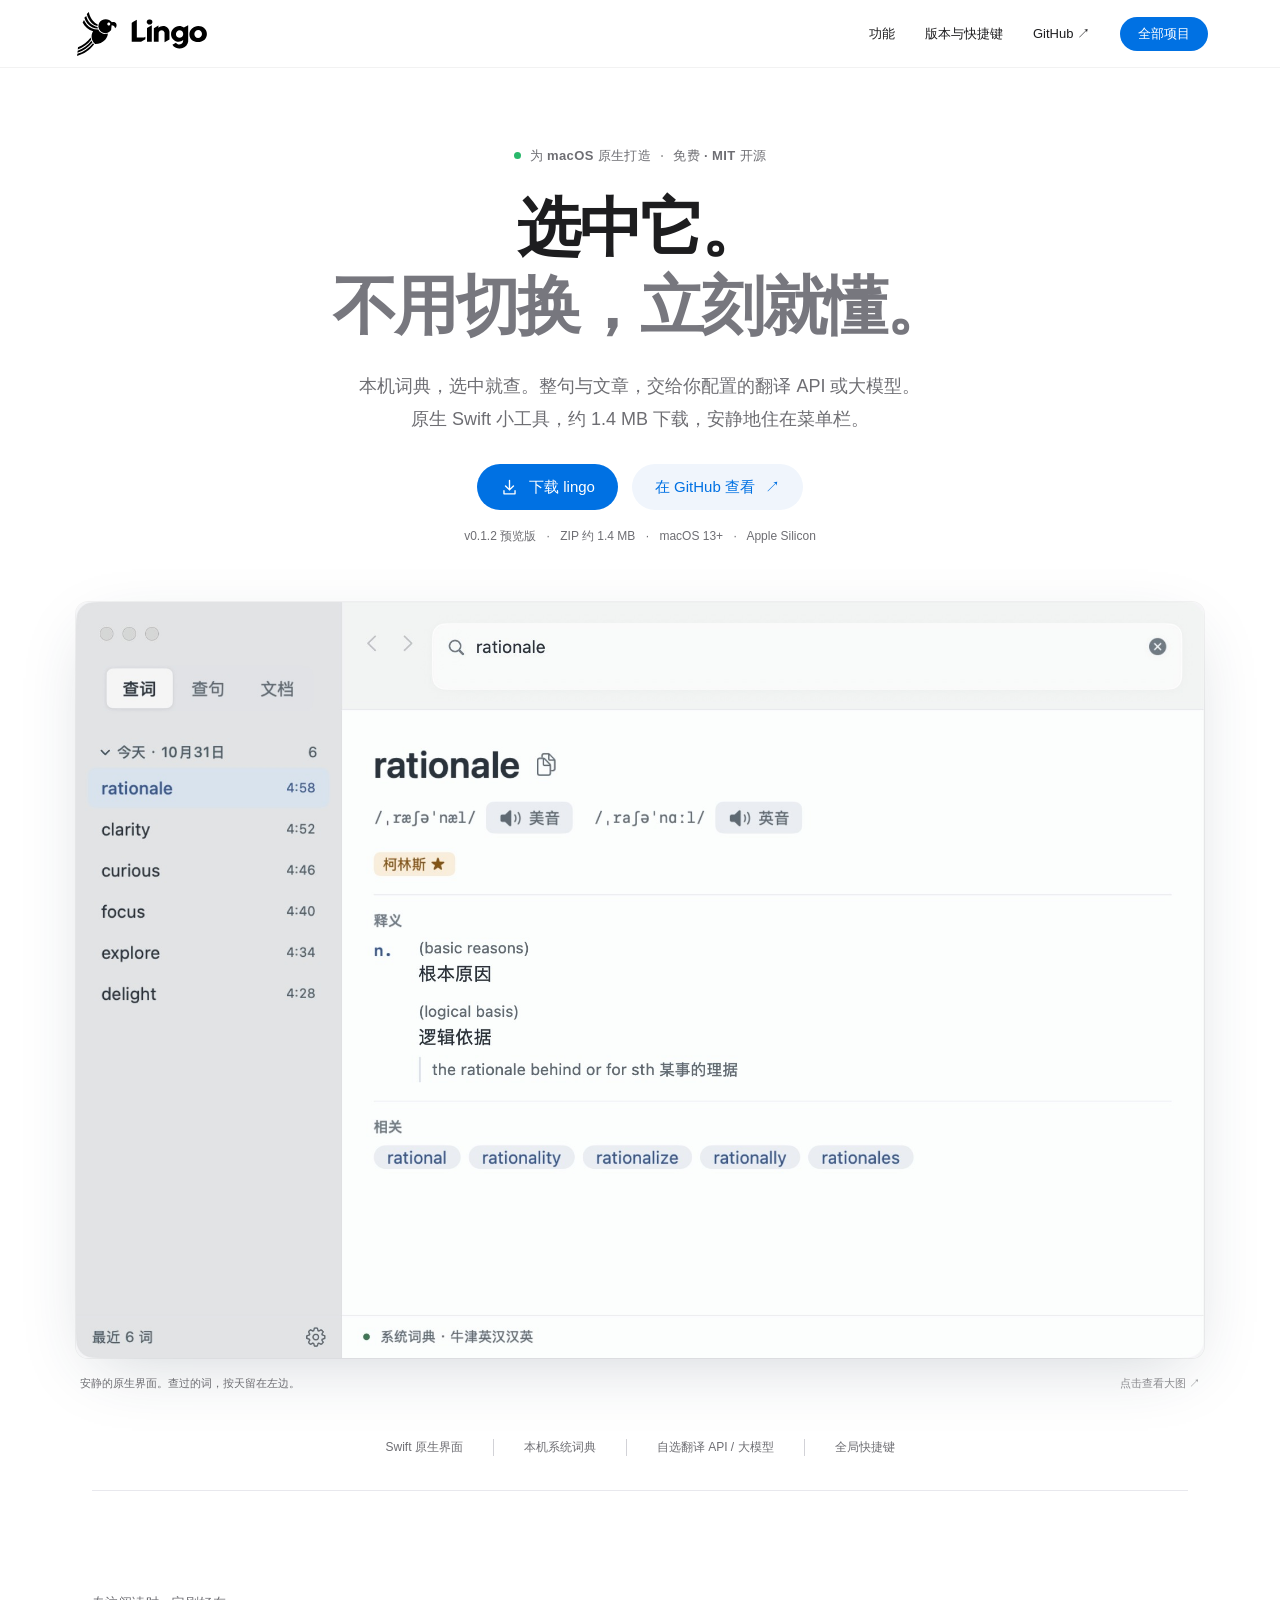
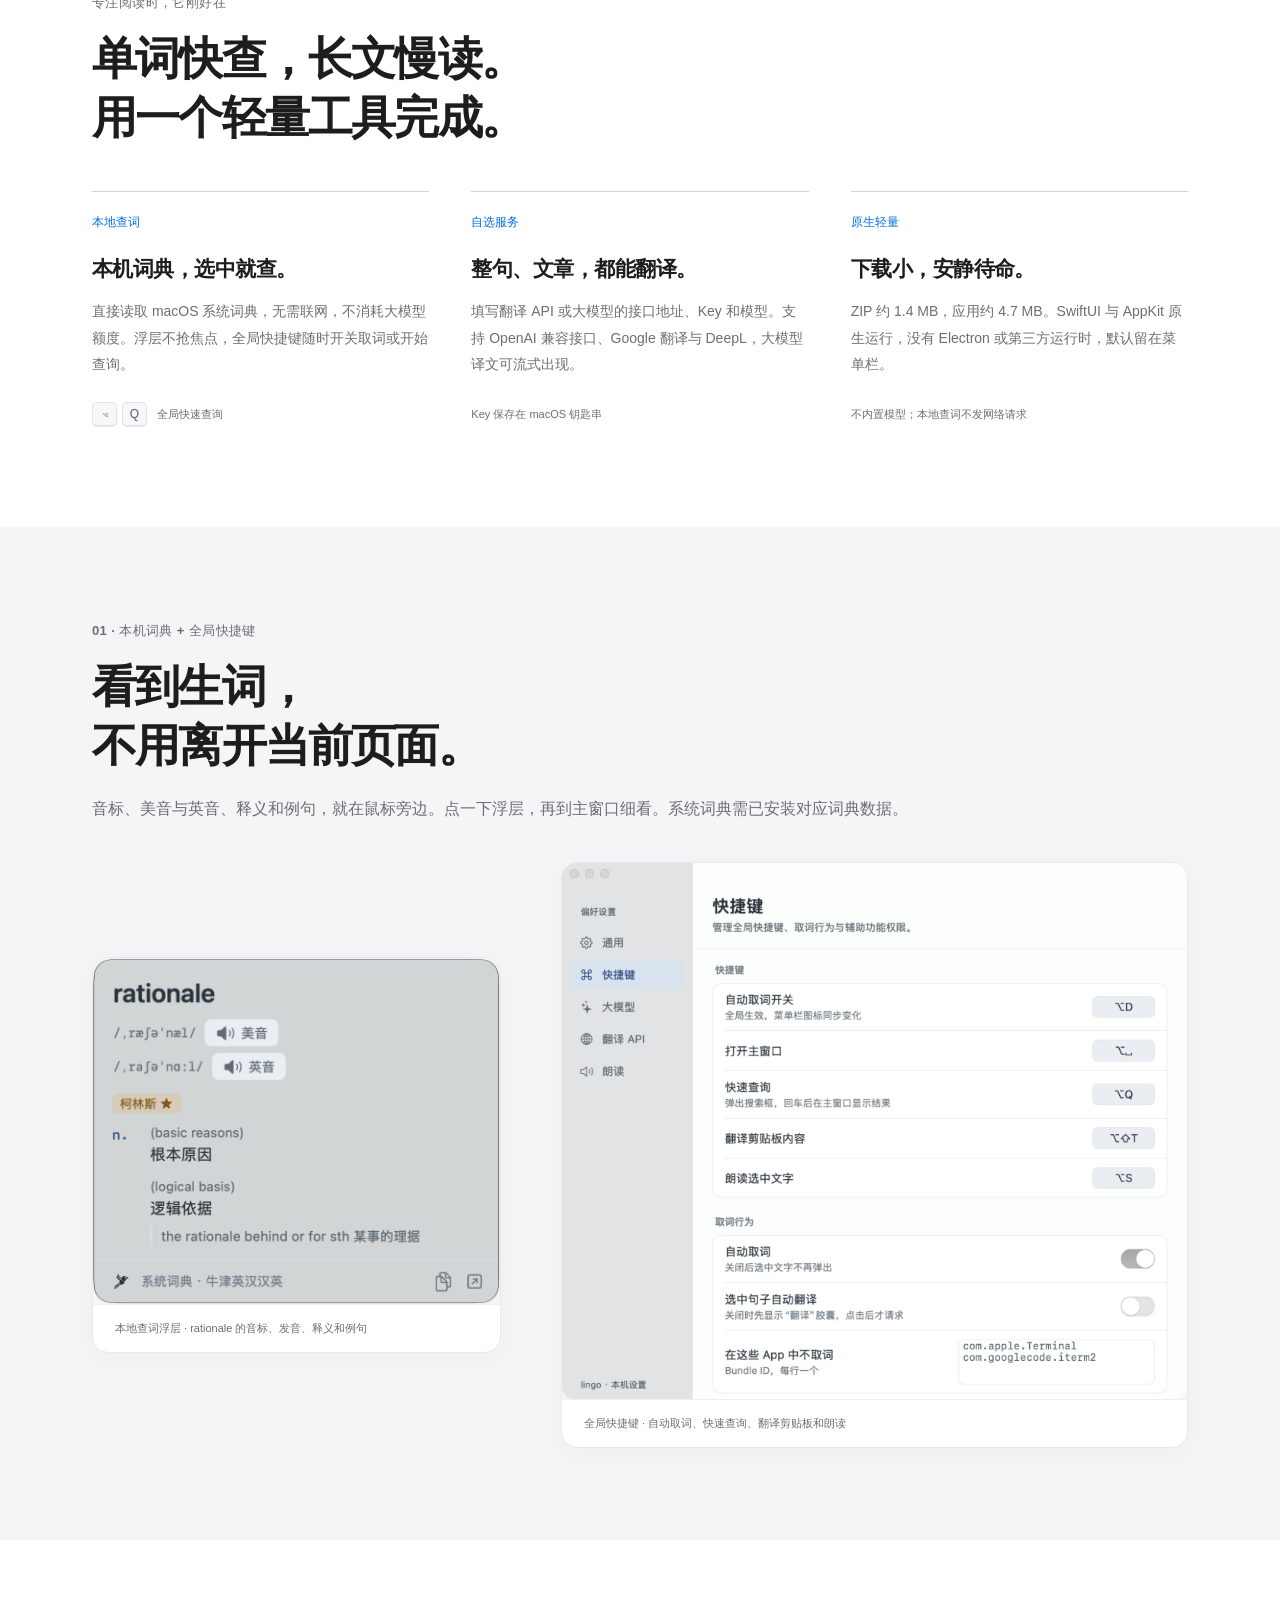
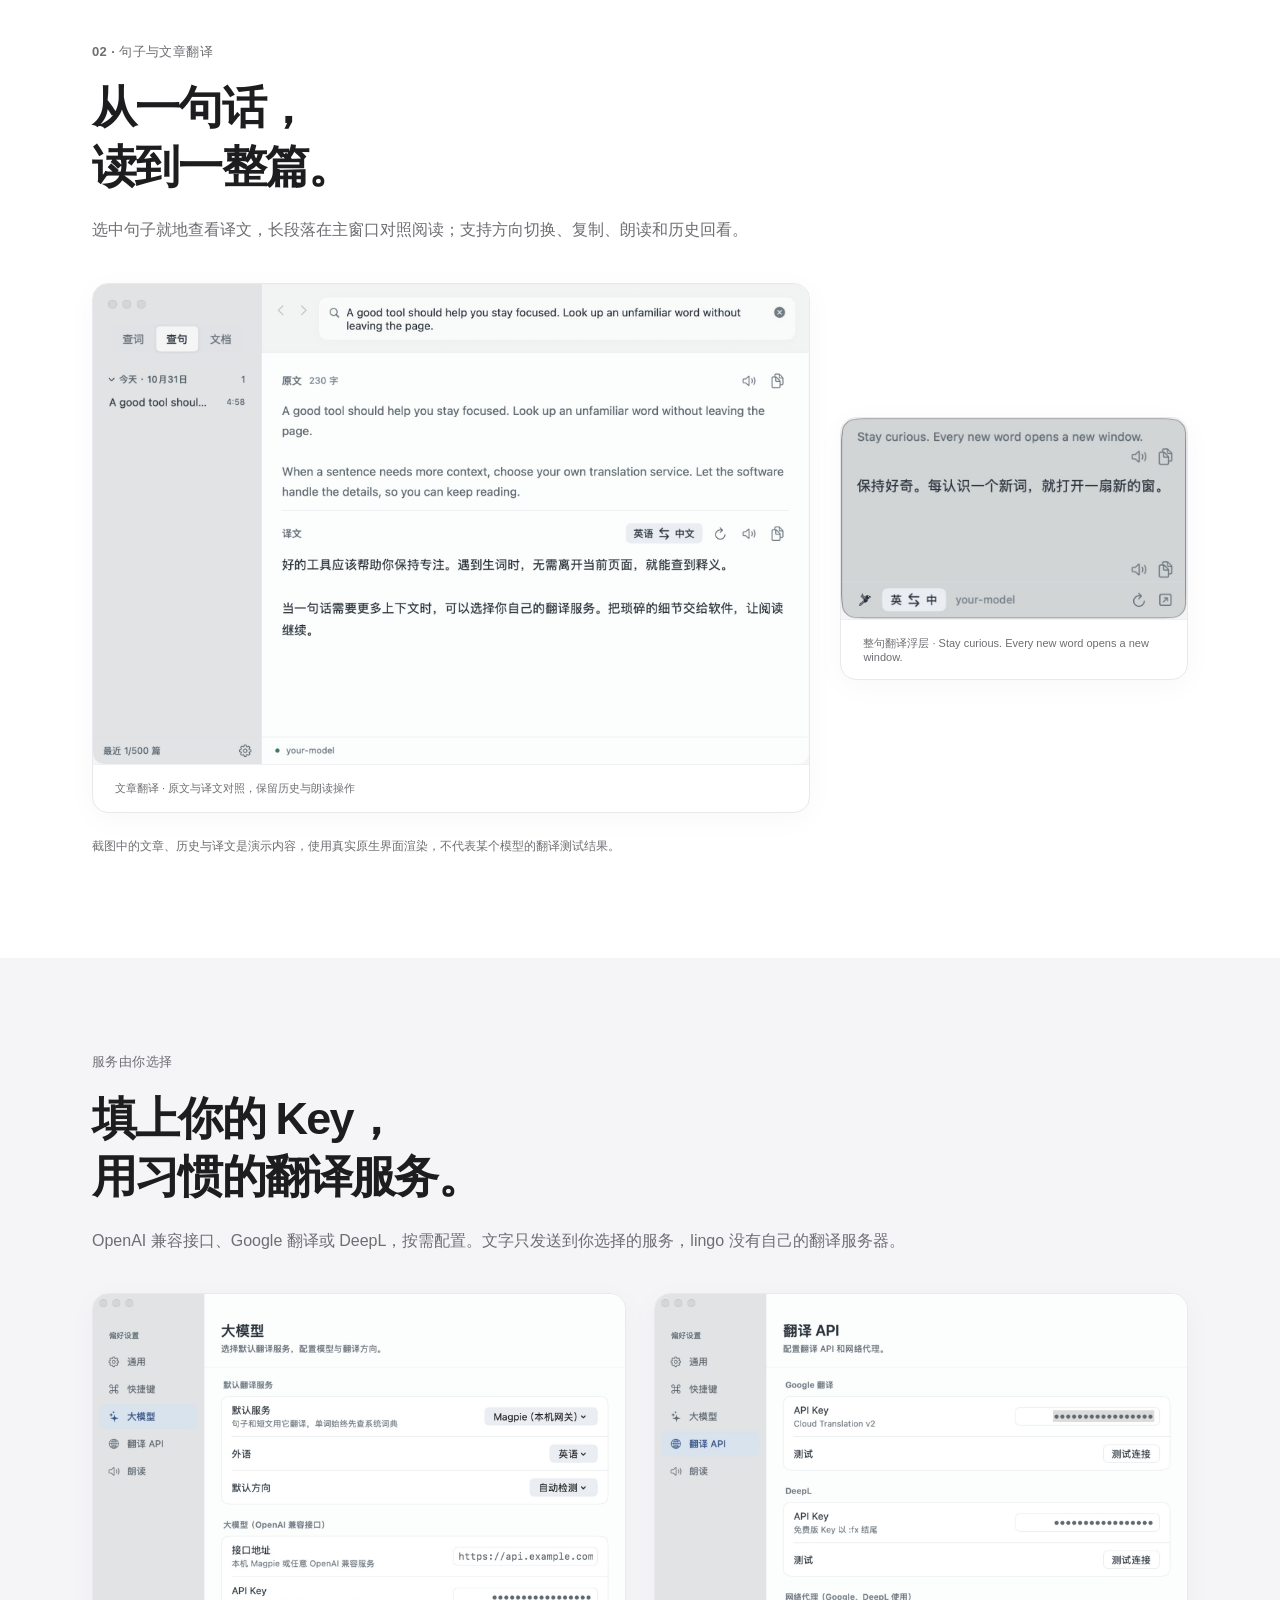
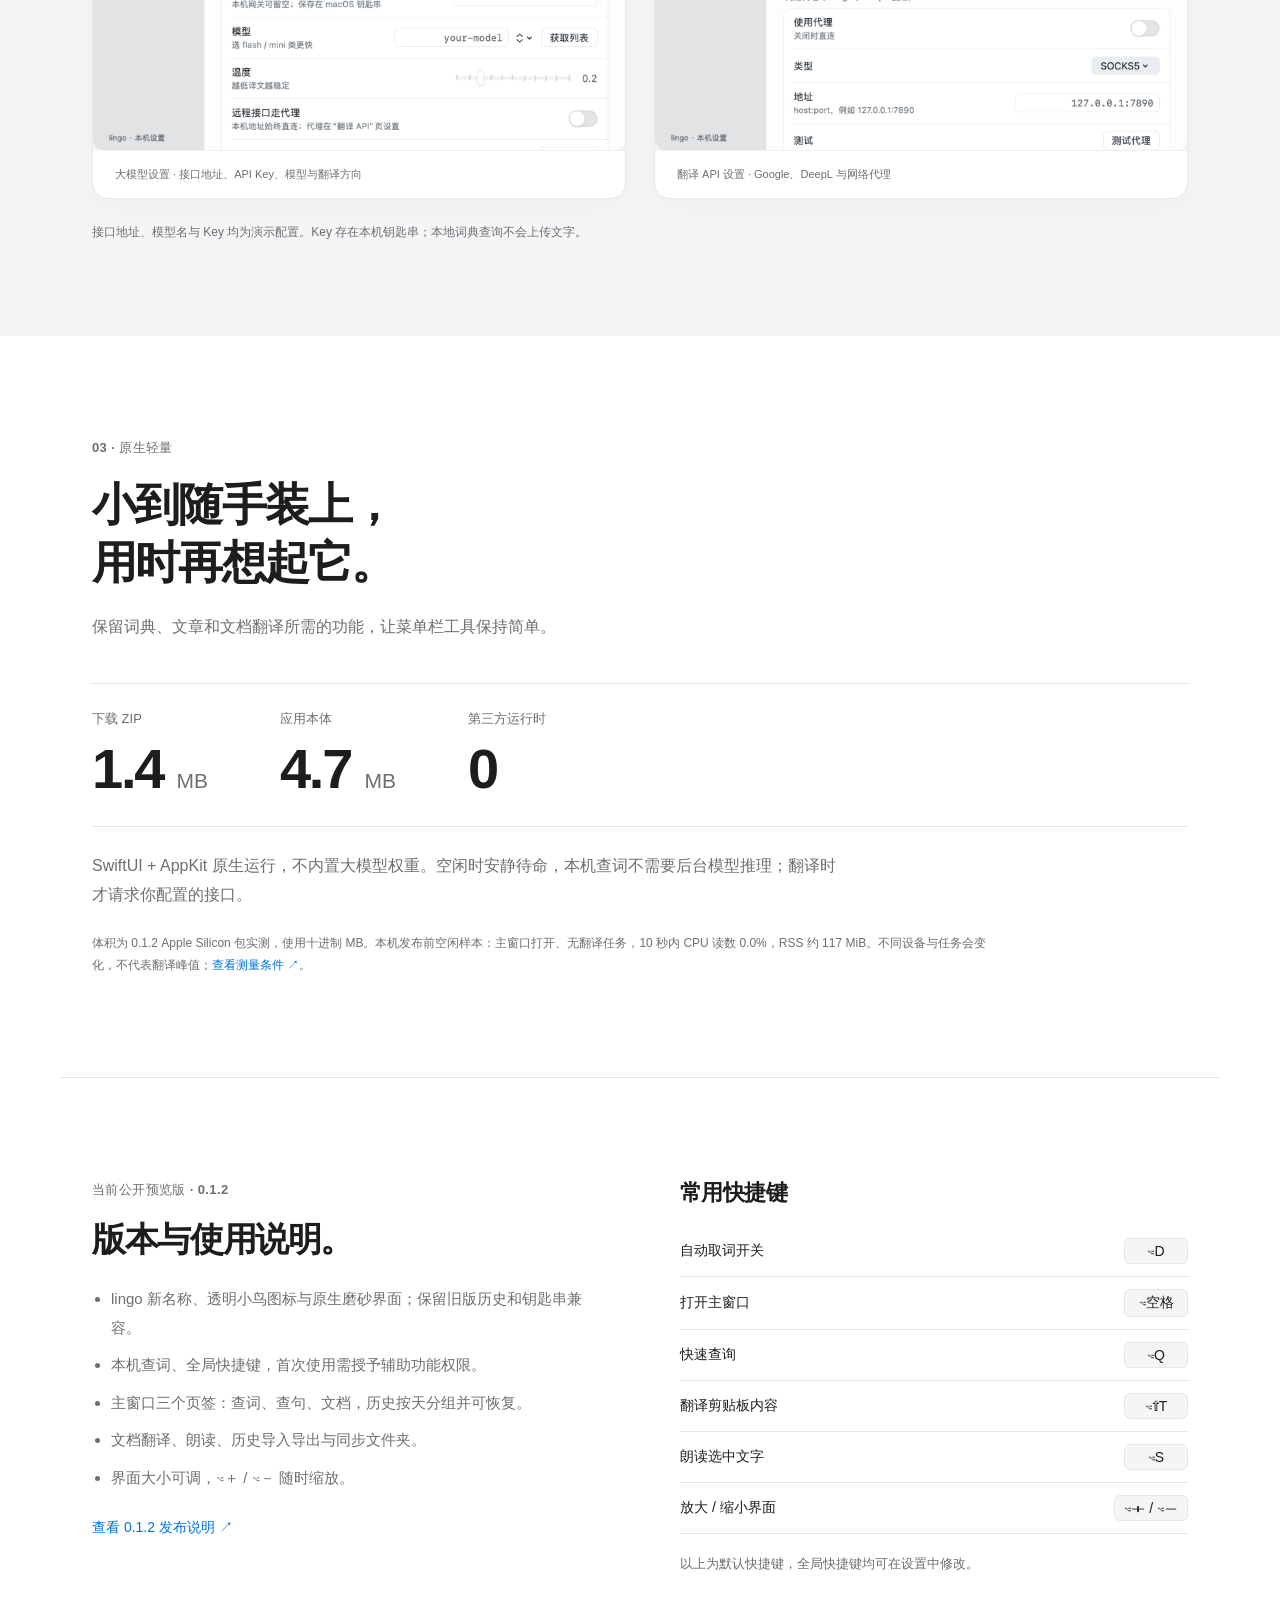
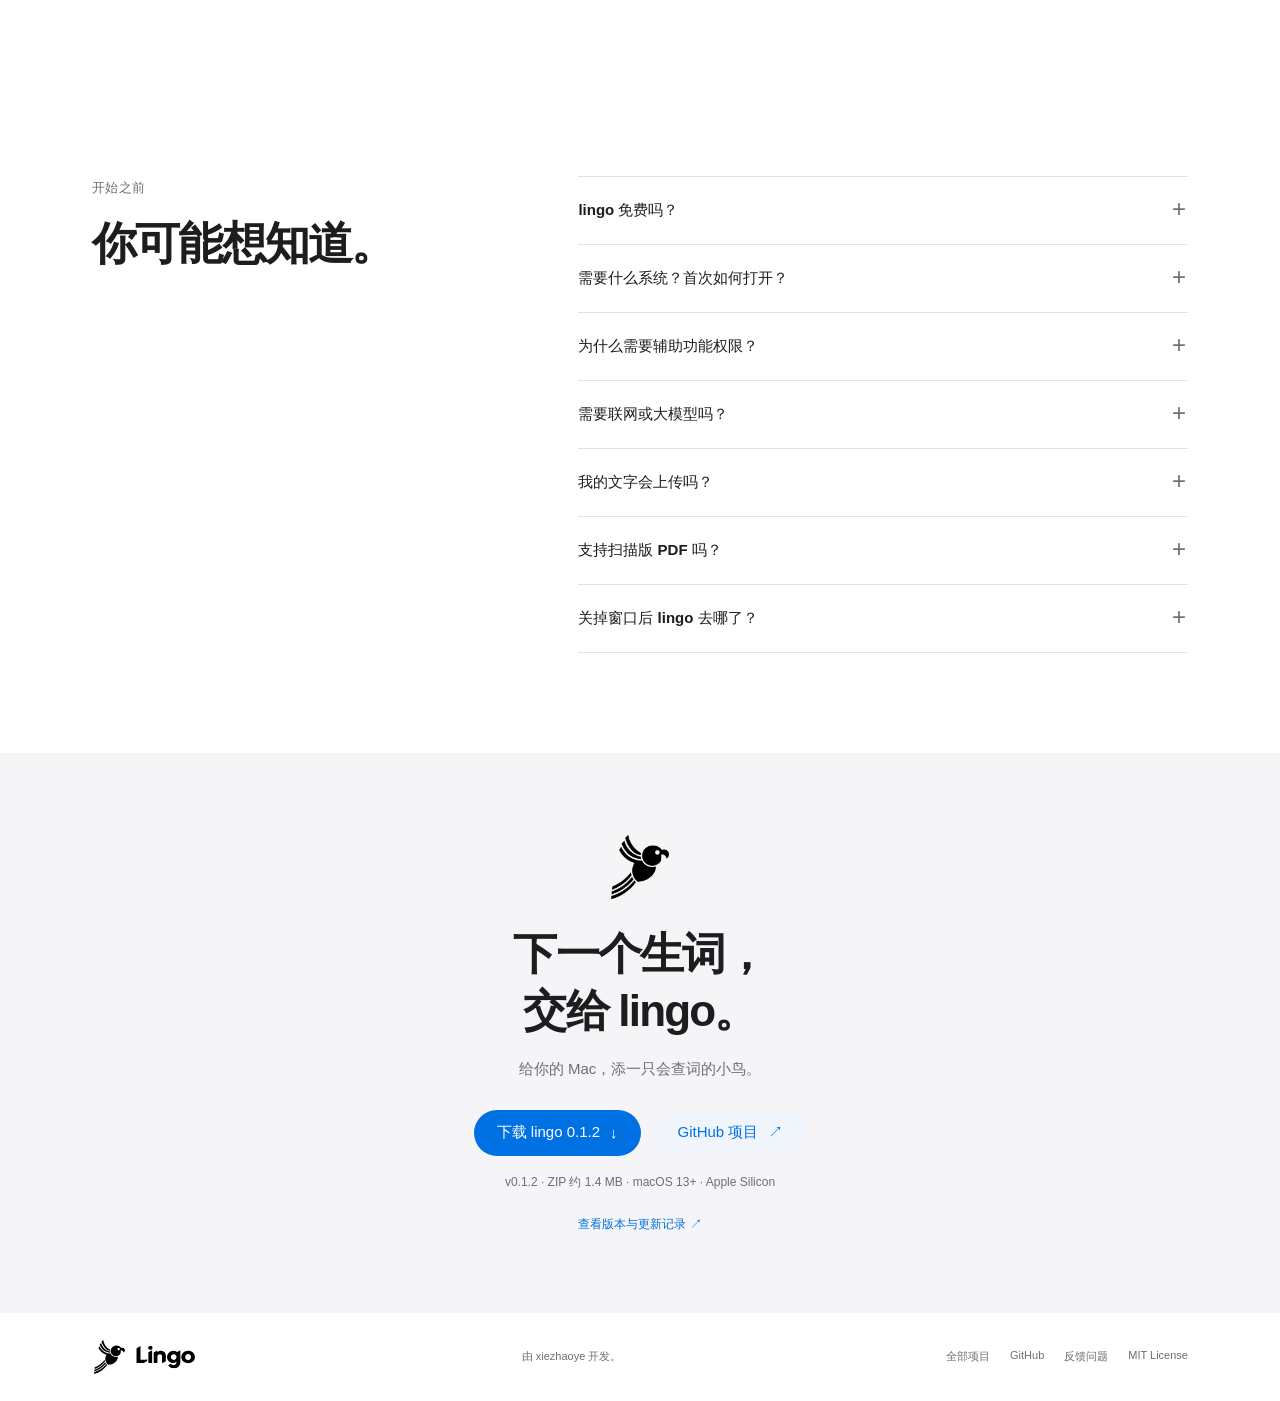
<file: landing/index.html>
<!doctype html>
<!-- Context: lingo, a macOS menu-bar dictionary and translator. Direction: same light Apple-inspired product page as Hoot, real native-window captures with isolated demo data. No external fonts, trackers or runtime dependencies. -->
<html lang="zh-CN">
<head>
  <meta charset="utf-8">
  <meta name="viewport" content="width=device-width,initial-scale=1">
  <meta name="theme-color" content="#f5f5f7">
  <title>lingo — 选中就懂，住在菜单栏的 Mac 词典与翻译</title>
  <meta name="description" content="lingo 是一款免费的 macOS 菜单栏词典与翻译 App。在任何 App 里选中文字，浮层立即给出释义或译文；单词走本机系统词典，句子与整篇文档交给你配置的翻译 API 或大模型，以 MIT 协议开源。">
  <link rel="canonical" href="https://lingo.xiezhaoye.site/">
  <link rel="icon" type="image/png" href="assets/logo.png?v=20261030">
  <link rel="apple-touch-icon" href="assets/logo.png?v=20261030">
  <meta property="og:type" content="website">
  <meta property="og:locale" content="zh_CN">
  <meta property="og:title" content="lingo — 选中就懂，住在菜单栏的 Mac 词典与翻译">
  <meta property="og:description" content="任何 App 里选中文字，浮层即刻出释义或译文。免费使用，MIT 开源。">
  <meta property="og:url" content="https://lingo.xiezhaoye.site/">
  <meta property="og:image" content="https://lingo.xiezhaoye.site/assets/lingo-main.jpg?v=0.1.2">
  <meta name="twitter:card" content="summary_large_image">
  <link rel="stylesheet" href="style.css">
  <script src="site.js" defer></script>
</head>
<body>
<a class="skip" href="#main">跳转到正文</a>
<header class="nav">
  <div class="nav-inner">
    <a class="brand" href="#" aria-label="lingo 首页"><img class="brand-wordmark" src="assets/brand.svg" width="140" height="44" alt="lingo"></a>
    <nav aria-label="主导航"><a href="#features">功能</a><a href="#updates">版本与快捷键</a><a href="https://github.com/xiezhaoye/lingo">GitHub <span aria-hidden="true">↗</span></a><a class="nav-download" href="https://www.xiezhaoye.site/">全部项目</a></nav>
  </div>
</header>
<main id="main">
  <section class="hero wrap" data-screen-label="产品介绍">
    <p class="eyebrow"><span class="status-dot" aria-hidden="true"></span> 为 macOS 原生打造 <span class="dot-divider">·</span> 免费 · MIT 开源</p>
    <h1>选中它。<br><span><span class="hero-phrase">不用切换，</span><span class="hero-phrase">立刻就懂。</span></span></h1>
    <p class="hero-description">本机词典，选中就查。整句与文章，交给你配置的翻译 API 或大模型。<br class="desktop-break">原生 Swift 小工具，约 1.4 MB 下载，安静地住在菜单栏。</p>
    <div class="hero-actions"><a class="button primary" href="https://kiti-dl.xiezhaoye.site/lingo-0.1.2-macos-arm64.zip"><svg viewBox="0 0 24 24" aria-hidden="true"><path d="M12 3v12m-5-5 5 5 5-5M5 16v4h14v-4"></path></svg>下载 lingo</a><a class="button secondary" href="https://github.com/xiezhaoye/lingo">在 GitHub 查看 <span aria-hidden="true">↗</span></a></div>
    <p class="compatibility">v0.1.2 预览版 <span>·</span> ZIP 约 1.4 MB <span>·</span> macOS 13+ <span>·</span> Apple Silicon</p>
    <figure class="hero-product">
      <button class="screenshot-button" data-preview="assets/lingo-main.jpg?v=0.1.2" data-caption="lingo 主窗口：查词、查句、文档三个页签，按天分组的历史，以及词条详情" aria-label="放大查看 lingo 主窗口"><img class="product-image" src="assets/lingo-main.jpg?v=0.1.2" width="1990" height="1334" alt="lingo 主窗口：左侧查词、查句、文档页签与按天分组的历史，右侧是 rationale 的音标、释义、例句和相关词" fetchpriority="high"></button>
      <figcaption>安静的原生界面。查过的词，按天留在左边。<span>点击查看大图 <span aria-hidden="true">↗</span></span></figcaption>
    </figure>
    <div class="capability-strip"><span>Swift 原生界面</span><span>本机系统词典</span><span>自选翻译 API / 大模型</span><span>全局快捷键</span></div>
  </section>
  <section class="section wrap" id="features" data-screen-label="三个产品特点">
    <div class="section-heading"><p class="eyebrow">专注阅读时，它刚好在</p><h2>单词快查，长文慢读。<br>用一个轻量工具完成。</h2></div>
    <div class="workflow">
      <article><span class="step">本地查词</span><h3>本机词典，选中就查。</h3><p>直接读取 macOS 系统词典，无需联网，不消耗大模型额度。浮层不抢焦点，全局快捷键随时开关取词或开始查询。</p><div class="keyboard"><kbd>⌥</kbd><kbd>Q</kbd><span>全局快速查询</span></div></article>
      <article><span class="step">自选服务</span><h3>整句、文章，都能翻译。</h3><p>填写翻译 API 或大模型的接口地址、Key 和模型。支持 OpenAI 兼容接口、Google 翻译与 DeepL，大模型译文可流式出现。</p><p class="small-note">Key 保存在 macOS 钥匙串</p></article>
      <article><span class="step">原生轻量</span><h3>下载小，安静待命。</h3><p>ZIP 约 1.4 MB，应用约 4.7 MB。SwiftUI 与 AppKit 原生运行，没有 Electron 或第三方运行时，默认留在菜单栏。</p><p class="small-note">不内置模型；本地查词不发网络请求</p></article>
    </div>
  </section>
  <section class="editing-section" data-screen-label="本机词典与全局快捷键">
    <div class="wrap">
      <div class="section-heading"><p class="eyebrow">01 · 本机词典 + 全局快捷键</p><h2>看到生词，<br>不用离开当前页面。</h2><p>音标、美音与英音、释义和例句，就在鼠标旁边。点一下浮层，再到主窗口细看。系统词典需已安装对应词典数据。</p></div>
      <div class="product-gallery local-gallery">
<figure class="annotation-figure"><button class="screenshot-button" data-preview="assets/lingo-popover.jpg?v=0.1.2" data-caption="本地查词浮层 · rationale 的音标、发音、释义和例句" aria-label="放大查看：本地查词浮层 · rationale 的音标、发音、释义和例句"><img src="assets/lingo-popover.jpg?v=0.1.2" width="848" height="720" alt="lingo 本机词典取词浮层，美音英音独立显示，左下角只保留小鸟 logo" loading="lazy"></button><figcaption>本地查词浮层 · rationale 的音标、发音、释义和例句</figcaption></figure><figure class="annotation-figure"><button class="screenshot-button" data-preview="assets/lingo-keys.jpg?v=0.1.2" data-caption="全局快捷键 · 自动取词、快速查询、翻译剪贴板和朗读" aria-label="放大查看：全局快捷键 · 自动取词、快速查询、翻译剪贴板和朗读"><img src="assets/lingo-keys.jpg?v=0.1.2" width="1638" height="1404" alt="快捷键设置，可自定义自动取词、主窗口、快速查询、剪贴板翻译和朗读的全局快捷键" loading="lazy"></button><figcaption>全局快捷键 · 自动取词、快速查询、翻译剪贴板和朗读</figcaption></figure>
      </div>
    </div>
  </section>
  <section class="section wrap" data-screen-label="整句与文章翻译">
    <div class="section-heading"><p class="eyebrow">02 · 句子与文章翻译</p><h2>从一句话，<br>读到一整篇。</h2><p>选中句子就地查看译文，长段落在主窗口对照阅读；支持方向切换、复制、朗读和历史回看。</p></div>
    <div class="translation-gallery">
<figure class="annotation-figure"><button class="screenshot-button" data-preview="assets/lingo-article.jpg?v=0.1.2" data-caption="文章翻译 · 原文与译文对照，保留历史与朗读操作" aria-label="放大查看：文章翻译 · 原文与译文对照，保留历史与朗读操作"><img src="assets/lingo-article.jpg?v=0.1.2" width="1990" height="1334" alt="英文演示文章及中文译文，在主窗口查句标签内展示" loading="lazy"></button><figcaption>文章翻译 · 原文与译文对照，保留历史与朗读操作</figcaption></figure><figure class="annotation-figure"><button class="screenshot-button" data-preview="assets/lingo-sentence.jpg?v=0.1.2" data-caption="整句翻译浮层 · Stay curious. Every new word opens a new window." aria-label="放大查看：整句翻译浮层 · Stay curious. Every new word opens a new window."><img src="assets/lingo-sentence.jpg?v=0.1.2" width="848" height="492" alt="选中英文整句后显示中文译文的浮层，包含方向、复制与朗读按钮" loading="lazy"></button><figcaption>整句翻译浮层 · Stay curious. Every new word opens a new window.</figcaption></figure>
    </div>
    <p class="demo-note">截图中的文章、历史与译文是演示内容，使用真实原生界面渲染，不代表某个模型的翻译测试结果。</p>
  </section>
  <section class="editing-section" data-screen-label="大模型与翻译 API 配置">
    <div class="wrap">
      <div class="section-heading"><p class="eyebrow">服务由你选择</p><h2>填上你的 Key，<br>用习惯的翻译服务。</h2><p>OpenAI 兼容接口、Google 翻译或 DeepL，按需配置。文字只发送到你选择的服务，lingo 没有自己的翻译服务器。</p></div>
      <div class="product-gallery">
<figure class="annotation-figure"><button class="screenshot-button" data-preview="assets/lingo-llm.jpg?v=0.1.2" data-caption="大模型设置 · 接口地址、API Key、模型与翻译方向" aria-label="放大查看：大模型设置 · 接口地址、API Key、模型与翻译方向"><img src="assets/lingo-llm.jpg?v=0.1.2" width="1638" height="1404" alt="大模型配置页，显示示例接口地址、遮蔽的演示 Key 和示例模型名" loading="lazy"></button><figcaption>大模型设置 · 接口地址、API Key、模型与翻译方向</figcaption></figure><figure class="annotation-figure"><button class="screenshot-button" data-preview="assets/lingo-api.jpg?v=0.1.2" data-caption="翻译 API 设置 · Google、DeepL 与网络代理" aria-label="放大查看：翻译 API 设置 · Google、DeepL 与网络代理"><img src="assets/lingo-api.jpg?v=0.1.2" width="1638" height="1404" alt="翻译 API 设置页，可配置 Google Key、DeepL Key 和网络代理" loading="lazy"></button><figcaption>翻译 API 设置 · Google、DeepL 与网络代理</figcaption></figure>
      </div>
      <p class="demo-note">接口地址、模型名与 Key 均为演示配置。Key 存在本机钥匙串；本地词典查询不会上传文字。</p>
    </div>
  </section>
  <section class="section wrap lightweight" data-screen-label="体积与资源占用">
    <div class="section-heading"><p class="eyebrow">03 · 原生轻量</p><h2>小到随手装上，<br>用时再想起它。</h2><p>保留词典、文章和文档翻译所需的功能，让菜单栏工具保持简单。</p></div>
    <dl class="size-metrics"><div><dt>下载 ZIP</dt><dd>1.4 <span>MB</span></dd></div><div><dt>应用本体</dt><dd>4.7 <span>MB</span></dd></div><div><dt>第三方运行时</dt><dd>0</dd></div></dl>
    <p class="resource-copy">SwiftUI + AppKit 原生运行，不内置大模型权重。空闲时安静待命，本机查词不需要后台模型推理；翻译时才请求你配置的接口。</p>
    <p class="demo-note">体积为 0.1.2 Apple Silicon 包实测，使用十进制 MB。本机发布前空闲样本：主窗口打开、无翻译任务，10 秒内 CPU 读数 0.0%，RSS 约 117 MiB。不同设备与任务会变化，不代表翻译峰值；<a href="https://github.com/xiezhaoye/lingo/blob/main/docs/release-0.1.2.md">查看测量条件 ↗</a>。</p>
  </section>
  <section class="section wrap release-overview" id="updates" data-screen-label="当前版本与常用快捷键">
    <div><p class="eyebrow">当前公开预览版 · 0.1.2</p><h2>版本与使用说明。</h2><ul class="release-points"><li>lingo 新名称、透明小鸟图标与原生磨砂界面；保留旧版历史和钥匙串兼容。</li><li>本机查词、全局快捷键，首次使用需授予辅助功能权限。</li><li>主窗口三个页签：查词、查句、文档，历史按天分组并可恢复。</li><li>文档翻译、朗读、历史导入导出与同步文件夹。</li><li>界面大小可调，⌥＋ / ⌥－ 随时缩放。</li></ul><a class="release-detail" href="https://github.com/xiezhaoye/lingo/releases/tag/v0.1.2">查看 0.1.2 发布说明 ↗</a></div>
    <div class="shortcut-panel"><h3>常用快捷键</h3><dl><div><dt>自动取词开关</dt><dd><kbd>⌥D</kbd></dd></div><div><dt>打开主窗口</dt><dd><kbd>⌥空格</kbd></dd></div><div><dt>快速查询</dt><dd><kbd>⌥Q</kbd></dd></div><div><dt>翻译剪贴板内容</dt><dd><kbd>⌥⇧T</kbd></dd></div><div><dt>朗读选中文字</dt><dd><kbd>⌥S</kbd></dd></div><div><dt>放大 / 缩小界面</dt><dd><kbd>⌥＋ / ⌥－</kbd></dd></div></dl><p>以上为默认快捷键，全局快捷键均可在设置中修改。</p></div>
  </section>
  <section class="section wrap faq-section" data-screen-label="常见问题"><div class="section-heading"><p class="eyebrow">开始之前</p><h2>你可能想知道。</h2></div><div class="faq">
    <details><summary>lingo 免费吗？</summary><p>免费使用，并以 MIT 协议开源。你可以查看、修改和分发代码，条款见 <a href="https://github.com/xiezhaoye/lingo/blob/main/LICENSE">MIT License</a>。</p></details>
    <details><summary>需要什么系统？首次如何打开？</summary><p>当前预览版支持 macOS 13 及以上的 Apple Silicon Mac。下载 ZIP 解压后为 lingo.app，将其拖入“应用程序”即可。安装包尚未经 Apple 公证；如果系统提示无法验证开发者，可确认来源后在“系统设置 → 隐私与安全性”中选择“仍要打开”。</p></details>
    <details><summary>为什么需要辅助功能权限？</summary><p>lingo 通过 macOS 辅助功能读取其他 App 里选中的文字；读不到时才模拟 ⌘C 并恢复你的剪贴板。请在“系统设置 → 隐私与安全性 → 辅助功能”（部分系统版本叫“设备控制和数据访问”）里允许 lingo，然后重新打开。菜单栏的“取词诊断…”会显示当前授权和最近几次取词的结果。</p></details>
    <details><summary>需要联网或大模型吗？</summary><p>查单词不需要，直接使用本机的系统词典。翻译句子和文档需要一个翻译服务：任何 OpenAI 兼容接口（默认指向本机 127.0.0.1:3425），或者 Google、DeepL。接口地址、模型与 Key 都在设置里配置。</p></details>
    <details><summary>我的文字会上传吗？</summary><p>单词查询不会离开你的电脑。翻译句子与文档时，文字只会发送到你自己配置的接口；API Key 存放在 macOS 钥匙串。lingo 没有自己的服务器，也不含统计和追踪脚本。</p></details>
    <details><summary>支持扫描版 PDF 吗？</summary><p>暂不支持。没有文字层的扫描件会提示无法读取；带文字层的 PDF 可以正常翻译。</p></details>
    <details><summary>关掉窗口后 lingo 去哪了？</summary><p>默认继续留在菜单栏，保持取词可用。可在设置 → 通用里选择“关闭主窗口时退出”，也可以打开“在 Dock 中显示”。</p></details>
  </div></section>
  <section class="download-section" id="download" data-screen-label="下载 lingo"><div class="wrap"><img src="assets/logo.png?v=20261030" width="76" height="76" alt="lingo" loading="lazy"><h2>下一个生词，<br>交给 lingo。</h2><p>给你的 Mac，添一只会查词的小鸟。</p><div class="hero-actions"><a class="button primary" href="https://kiti-dl.xiezhaoye.site/lingo-0.1.2-macos-arm64.zip">下载 lingo 0.1.2 <span aria-hidden="true">↓</span></a><a class="button secondary" href="https://github.com/xiezhaoye/lingo">GitHub 项目 <span aria-hidden="true">↗</span></a></div><p class="compatibility">v0.1.2 · ZIP 约 1.4 MB · macOS 13+ · Apple Silicon</p><a class="release-notes" href="https://github.com/xiezhaoye/lingo/releases">查看版本与更新记录 <span aria-hidden="true">↗</span></a></div></section>
</main>
<footer class="wrap footer"><a class="brand" href="#"><img class="brand-wordmark" src="assets/brand.svg" width="140" height="44" alt="lingo"></a><p>由 <a href="https://www.xiezhaoye.site/">xiezhaoye</a> 开发。</p><nav aria-label="页脚导航"><a href="https://www.xiezhaoye.site/projects/">全部项目</a><a href="https://github.com/xiezhaoye/lingo">GitHub</a><a href="https://github.com/xiezhaoye/lingo/issues">反馈问题</a><a href="https://github.com/xiezhaoye/lingo/blob/main/LICENSE">MIT License</a></nav></footer>
<dialog id="image-preview" aria-label="产品截图大图"><button class="preview-close" aria-label="关闭大图">关闭 <span aria-hidden="true">×</span></button><img alt=""><p></p></dialog>
</body>
</html>
</file>
<file: landing/style.css>
:root{--bg:#fff;--surface:#f5f5f7;--ink:#1d1d1f;--muted:#6e6e73;--blue:#0071e3;--line:#d2d2d7;--radius:18px;--font:-apple-system,BlinkMacSystemFont,"SF Pro Display","PingFang SC","Hiragino Sans GB","Microsoft YaHei",sans-serif}
*{box-sizing:border-box}html{scroll-behavior:smooth;scroll-padding-top:90px}body{margin:0;font-family:var(--font);color:var(--ink);background:var(--bg);-webkit-font-smoothing:antialiased}button,a,summary{-webkit-tap-highlight-color:transparent}a{color:inherit;text-decoration:none}a:hover{color:var(--blue)}a:focus-visible,button:focus-visible,summary:focus-visible{outline:3px solid #77b7ff;outline-offset:5px}button{font:inherit;cursor:pointer}img{max-width:100%;height:auto;display:block}p{line-height:1.8;margin:0}h1,h2,h3{margin:0;font-weight:600;letter-spacing:-.04em}svg{fill:none;stroke:currentColor;stroke-width:1.7;stroke-linecap:round;stroke-linejoin:round;flex:none}.wrap{max-width:1160px;margin:0 auto;padding:0 32px}.skip{position:fixed;left:16px;top:-80px;background:var(--ink);color:#fff;padding:12px;z-index:100}.skip:focus{top:12px}.nav{height:68px;position:sticky;top:0;z-index:10;background:#ffffffdd;backdrop-filter:blur(20px);border-bottom:1px solid #0000000d}.nav-inner{max-width:1200px;height:100%;padding:0 32px;margin:auto;display:flex;align-items:center;justify-content:space-between}.brand{display:flex;align-items:center;gap:10px;font-size:23px;font-weight:650;letter-spacing:-.6px}.brand img{border-radius:9px}.nav nav{display:flex;align-items:center;gap:30px;font-size:13px}.nav-download{padding:8px 18px;border-radius:20px;color:#fff;background:var(--blue)}.nav-download:hover{background:#0077ed;color:#fff}.hero{text-align:center;padding-top:76px}.eyebrow{font-size:13px;font-weight:550;letter-spacing:.03em;color:var(--muted)}.hero>.eyebrow{display:flex;justify-content:center;align-items:center;gap:9px}.status-dot{width:7px;height:7px;background:#29b86b;border-radius:50%}.dot-divider{color:#aaa}h1{font-size:clamp(40px,5vw,68px);line-height:1.22;margin:22px 0 24px}h1 span{color:#77777e}.hero-description{font-size:18px;line-height:1.85;color:var(--muted)}.hero-actions{display:flex;justify-content:center;align-items:center;gap:14px;margin-top:28px;flex-wrap:wrap}.button{display:inline-flex;justify-content:center;align-items:center;gap:10px;min-height:46px;padding:12px 23px;font-size:15px;font-weight:500;border-radius:24px;transition:background .16s,box-shadow .16s}.button svg{width:19px;height:19px}.primary{background:var(--blue);color:#fff}.primary:hover{background:#0077ed;color:#fff;box-shadow:0 4px 14px #0071e320}.secondary{color:var(--blue);background:#f0f5fc}.secondary:hover{background:#e6effb}.compatibility{font-size:12px;color:var(--muted);margin-top:16px}.compatibility span{padding:0 7px}.hero-product{margin:54px -16px 0}.screenshot-button{display:block;width:100%;padding:0;border:0;background:none;text-align:inherit;cursor:zoom-in;border-radius:12px}.product-image{width:100%;border-radius:12px;box-shadow:0 20px 65px -18px #26374c36,0 0 0 1px #0000000c}.hero-product figcaption{display:flex;justify-content:space-between;text-align:left;font-size:11px;color:var(--muted);padding:18px 4px}.hero-product figcaption>span{color:#8a8a8e}.capability-strip{display:flex;justify-content:center;gap:0;color:var(--muted);font-size:12px;border-bottom:1px solid #e8e8ed;padding:30px 0 34px}.capability-strip span{padding:0 30px;border-right:1px solid #d2d2d7}.capability-strip span:last-child{border:0}.section{padding-top:100px;padding-bottom:100px}.section-heading h2{font-size:clamp(32px,4vw,45px);line-height:1.3;margin-top:16px}.section-heading>p:last-child:not(.eyebrow){color:var(--muted);margin-top:20px;font-size:16px}.workflow{margin-top:44px;display:grid;grid-template-columns:repeat(3,1fr);gap:42px}.step{font-size:12px;font-weight:550;display:block;color:var(--blue);margin-bottom:24px;padding-top:22px;border-top:1px solid var(--line)}h3{font-size:21px;letter-spacing:-.025em}.workflow article>p{font-size:14px;color:var(--muted);margin-top:15px;line-height:1.9}.keyboard{display:flex;align-items:center;gap:5px;margin-top:24px}.keyboard kbd{font-family:var(--font);display:inline-flex;align-items:center;justify-content:center;min-width:25px;height:25px;background:#f7f7f9;border:1px solid #e4e4e8;border-bottom-width:2px;border-radius:5px;color:#57575e;font-size:12px}.keyboard span{font-size:11px;color:var(--muted);margin-left:5px}.workflow article>.small-note{font-size:11px;margin-top:26px}.editing-section{background:var(--surface);padding:92px 0}.editing-layout{display:grid;grid-template-columns:.85fr 1.2fr;align-items:center;gap:68px}.editing-copy h2{font-size:40px;line-height:1.3;margin:16px 0 22px}.editing-copy>p:not(.eyebrow){font-size:15px;color:var(--muted);line-height:1.95}.check-list{list-style:none;padding:0;margin:22px 0 0}.check-list li{font-size:13px;line-height:1.8;padding:6px 0 6px 22px;position:relative;color:#57575f}.check-list li:before{content:"✓";position:absolute;left:0;color:#229b50}.annotation-figure{margin:0;background:#fff;box-shadow:0 6px 30px #00000008;border:1px solid #e9e9ed;border-radius:16px;overflow:hidden}.annotation-figure img{width:100%}.annotation-figure figcaption{border-top:1px solid #f0f0f3;padding:16px 22px;font-size:11px;color:var(--muted)}.everyday{display:grid;grid-template-columns:.95fr 1.1fr;gap:100px}.everyday .section-heading h2{font-size:35px}.feature-list article{display:flex;gap:23px;padding:26px 0;border-bottom:1px solid #e8e8ed}.feature-list article:first-child{padding-top:0}.feature-list article:last-child{border:0;padding-bottom:0}.feature-list svg{width:29px;height:29px;color:var(--blue)}.feature-list h3{font-size:19px}.feature-list p{margin-top:12px;font-size:14px;color:var(--muted);line-height:1.9}.story-section{background:#f8f7f5;padding:76px 0}.story-layout{display:grid;grid-template-columns:140px 1fr;gap:45px;max-width:950px;align-items:start}.story-layout>img{margin-top:12px;border-radius:24px}.story-layout blockquote{font-size:30px;line-height:1.5;letter-spacing:-.03em;font-weight:550;margin:16px 0 24px}.story-layout blockquote+p{color:var(--muted);font-size:14px;max-width:610px}.author{margin-top:24px;font-size:12px;display:flex;align-items:center;gap:13px}.author a{font-weight:600}.author>span{color:var(--muted)}.story-layout .attribution{color:#76767b;font-size:11px;line-height:1.8;margin-top:24px}.attribution a{border-bottom:1px solid #bbb}.faq-section{display:grid;grid-template-columns:.8fr 1.2fr;gap:80px}.faq details{border-bottom:1px solid #e3e3e7}.faq details:first-child{border-top:1px solid #e3e3e7}.faq summary{padding:24px 30px 24px 0;cursor:pointer;list-style:none;font-size:15px;font-weight:550;position:relative}.faq summary::-webkit-details-marker{display:none}.faq summary:after{content:"+";font-weight:300;font-size:24px;position:absolute;right:2px;top:18px;color:var(--muted)}.faq details[open] summary:after{content:"−"}.faq details p{padding:0 26px 24px 0;font-size:13px;color:var(--muted)}.faq a{color:var(--blue)}.download-section{text-align:center;background:var(--surface);padding:76px 0 80px}.download-section img{margin:auto;border-radius:18px}.download-section h2{font-size:44px;line-height:1.3;margin:20px 0 16px}.download-section p{color:var(--muted);font-size:15px}.download-section .compatibility{font-size:12px}.release-notes{display:inline-block;margin-top:22px;font-size:12px;color:var(--blue)}.footer{display:flex;align-items:center;justify-content:space-between;gap:20px;padding-top:27px;padding-bottom:27px;color:var(--muted)}.footer .brand{font-size:17px;color:var(--ink);gap:7px}.footer p{font-size:11px}.footer nav{display:flex;gap:20px;font-size:11px}dialog{border:0;border-radius:16px;padding:48px 20px 20px;max-width:min(1400px,95vw);max-height:94vh;background:#fff;box-shadow:0 20px 90px #0005}dialog::backdrop{background:#181b24b0;backdrop-filter:blur(7px)}dialog img{max-height:76vh;width:auto;object-fit:contain;margin:auto}dialog p{font-size:12px;color:var(--muted);margin-top:14px;text-align:center}.preview-close{position:absolute;right:18px;top:13px;border:0;border-radius:7px;background:#f1f1f4;color:#555;padding:6px 12px;font-size:12px}.not-found{min-height:100vh;display:flex;align-items:center;justify-content:center;flex-direction:column;gap:22px;text-align:center;padding:24px}.not-found h1{font-size:36px;margin:0}
@media(min-width:1500px){.hero{padding-top:92px}}@media(max-width:900px){.wrap{padding-left:24px;padding-right:24px}.hero{padding-top:56px}.hero-description{font-size:16px}.capability-strip span{padding:0 17px}.workflow{gap:24px}.editing-layout{gap:32px}.editing-copy h2{font-size:34px}.everyday{gap:45px}.everyday .section-heading h2{font-size:30px}.faq-section{gap:40px}.footer p{display:none}}@media(max-width:640px){.nav{height:60px}.nav-inner{padding:0 20px}.brand{font-size:21px;gap:7px}.brand img{width:32px}.nav nav{gap:18px;font-size:12px}.nav nav>a:nth-child(2){display:none}.nav-download{padding:7px 13px}.hero{padding-top:45px}.hero>.eyebrow{font-size:10px;gap:5px}h1{font-size:38px;line-height:1.25;margin-top:24px}.hero-description{font-size:14px}.desktop-break{display:none}.button{font-size:13px;min-height:44px;padding:11px 18px}.hero-actions{gap:10px;margin-top:25px}.compatibility{font-size:10px}.hero-product{margin:36px -10px 0}.hero-product figcaption{font-size:10px;text-align:center;display:block;padding-top:14px}.hero-product figcaption>span{display:none}.capability-strip{display:grid;grid-template-columns:1fr 1fr;gap:17px;padding:26px 0;font-size:10px}.capability-strip span:nth-child(2){border:0}.section{padding-top:64px;padding-bottom:64px}.section-heading h2{font-size:32px}.section-heading>p:last-child:not(.eyebrow){font-size:14px}.workflow{grid-template-columns:1fr;gap:32px;margin-top:30px}.step{margin-bottom:16px;padding-top:18px}.workflow h3{font-size:21px}.workflow article>p{font-size:14px}.workflow .keyboard{margin-top:16px}.editing-section{padding:60px 0}.editing-layout{grid-template-columns:1fr;gap:32px}.editing-copy h2{font-size:33px}.annotation-figure figcaption{font-size:10px}.everyday{display:block}.everyday .section-heading{margin-bottom:34px}.everyday .section-heading h2{font-size:30px}.feature-list article{gap:17px}.feature-list h3{font-size:18px}.feature-list p{font-size:13px}.story-section{padding:54px 0}.story-layout{display:block}.story-layout>img{width:72px;border-radius:16px;margin:0 0 24px}.story-layout blockquote{font-size:25px}.story-layout blockquote+p{font-size:13px}.faq-section{display:block}.faq{margin-top:30px}.faq summary{font-size:14px;padding-top:22px;padding-bottom:22px}.faq details p{font-size:13px}.download-section{padding:58px 0 62px}.download-section h2{font-size:36px}.download-section p{font-size:13px}.footer{flex-wrap:wrap;justify-content:space-between;padding-top:24px;padding-bottom:24px}.footer nav{gap:14px;font-size:10px}dialog{padding:45px 10px 16px}dialog p{font-size:10px}dialog img{max-height:72vh}}
@media(prefers-reduced-motion:reduce){html{scroll-behavior:auto}.button{transition:none}}

.hero-phrase{display:inline-block;white-space:nowrap}

.release-overview{display:grid;grid-template-columns:1fr 1fr;gap:80px;border-top:1px solid #e5e5ea}.release-overview h2{font-size:34px;line-height:1.4;margin-top:14px}.release-points{margin:22px 0 14px;padding-left:19px;font-size:15px;line-height:1.9;color:var(--muted)}.release-points li+li{margin-top:9px}.release-detail{display:inline-flex;align-items:center;min-height:44px;color:var(--blue);font-size:14px}.shortcut-panel h3{font-size:22px;margin-bottom:18px}.shortcut-panel dl{margin:0}.shortcut-panel dl>div{display:flex;justify-content:space-between;align-items:center;gap:20px;padding:12px 0;border-bottom:1px solid #e5e5ea;font-size:14px}.shortcut-panel dd{margin:0}.shortcut-panel kbd{font:14px var(--font);font-variant-numeric:tabular-nums;background:#f5f5f7;border:1px solid #e5e5ea;border-radius:6px;padding:4px 9px;display:inline-block;min-width:64px;text-align:center}.shortcut-panel>p{font-size:13px;line-height:1.8;color:var(--muted);margin-top:18px}@media(max-width:700px){.release-overview{grid-template-columns:1fr;gap:32px}.release-overview h2{font-size:30px}.release-points{font-size:14px}}

/* The supplied horizontal brand artwork includes its own wordmark. */
.brand img.brand-wordmark{width:140px;height:44px;object-fit:contain;border-radius:0}.footer .brand img.brand-wordmark{width:105px;height:34px}@media(max-width:640px){.brand img.brand-wordmark{width:112px;height:36px}}

/* Product proof: real native screenshots and measured package size. */
.product-gallery{display:grid;grid-template-columns:1fr 1fr;gap:28px;margin-top:38px;align-items:start}.product-gallery .annotation-figure{min-width:0}.local-gallery{grid-template-columns:.75fr 1.15fr;align-items:center;gap:60px}.local-gallery .annotation-figure:first-child{max-width:440px;justify-self:center}.translation-gallery{display:grid;grid-template-columns:1.55fr .75fr;align-items:center;gap:30px;margin-top:38px}.demo-note{font-size:12px;line-height:1.9;color:var(--muted);margin-top:22px;max-width:900px}.demo-note a{color:var(--blue)}.size-metrics{display:flex;gap:72px;margin:42px 0 25px;padding:26px 0;border-block:1px solid #e5e5ea}.size-metrics dt{font-size:13px;color:var(--muted)}.size-metrics dd{margin:10px 0 0;font-size:56px;line-height:1.1;letter-spacing:-.04em;font-weight:550}.size-metrics dd span{font-size:21px;color:var(--muted);font-weight:400;letter-spacing:0}.resource-copy{font-size:16px;color:var(--muted);max-width:750px}.lightweight .section-heading h2{margin-top:16px}@media(max-width:700px){.product-gallery,.local-gallery,.translation-gallery{grid-template-columns:1fr;gap:26px}.local-gallery .annotation-figure:first-child{width:100%;max-width:440px}.translation-gallery .annotation-figure:last-child{max-width:440px;justify-self:center}.size-metrics{gap:0;justify-content:space-between}.size-metrics dd{font-size:38px}.size-metrics dd span{font-size:15px}.size-metrics dt{font-size:11px}.demo-note{font-size:11px}.resource-copy{font-size:14px}}
</file>
